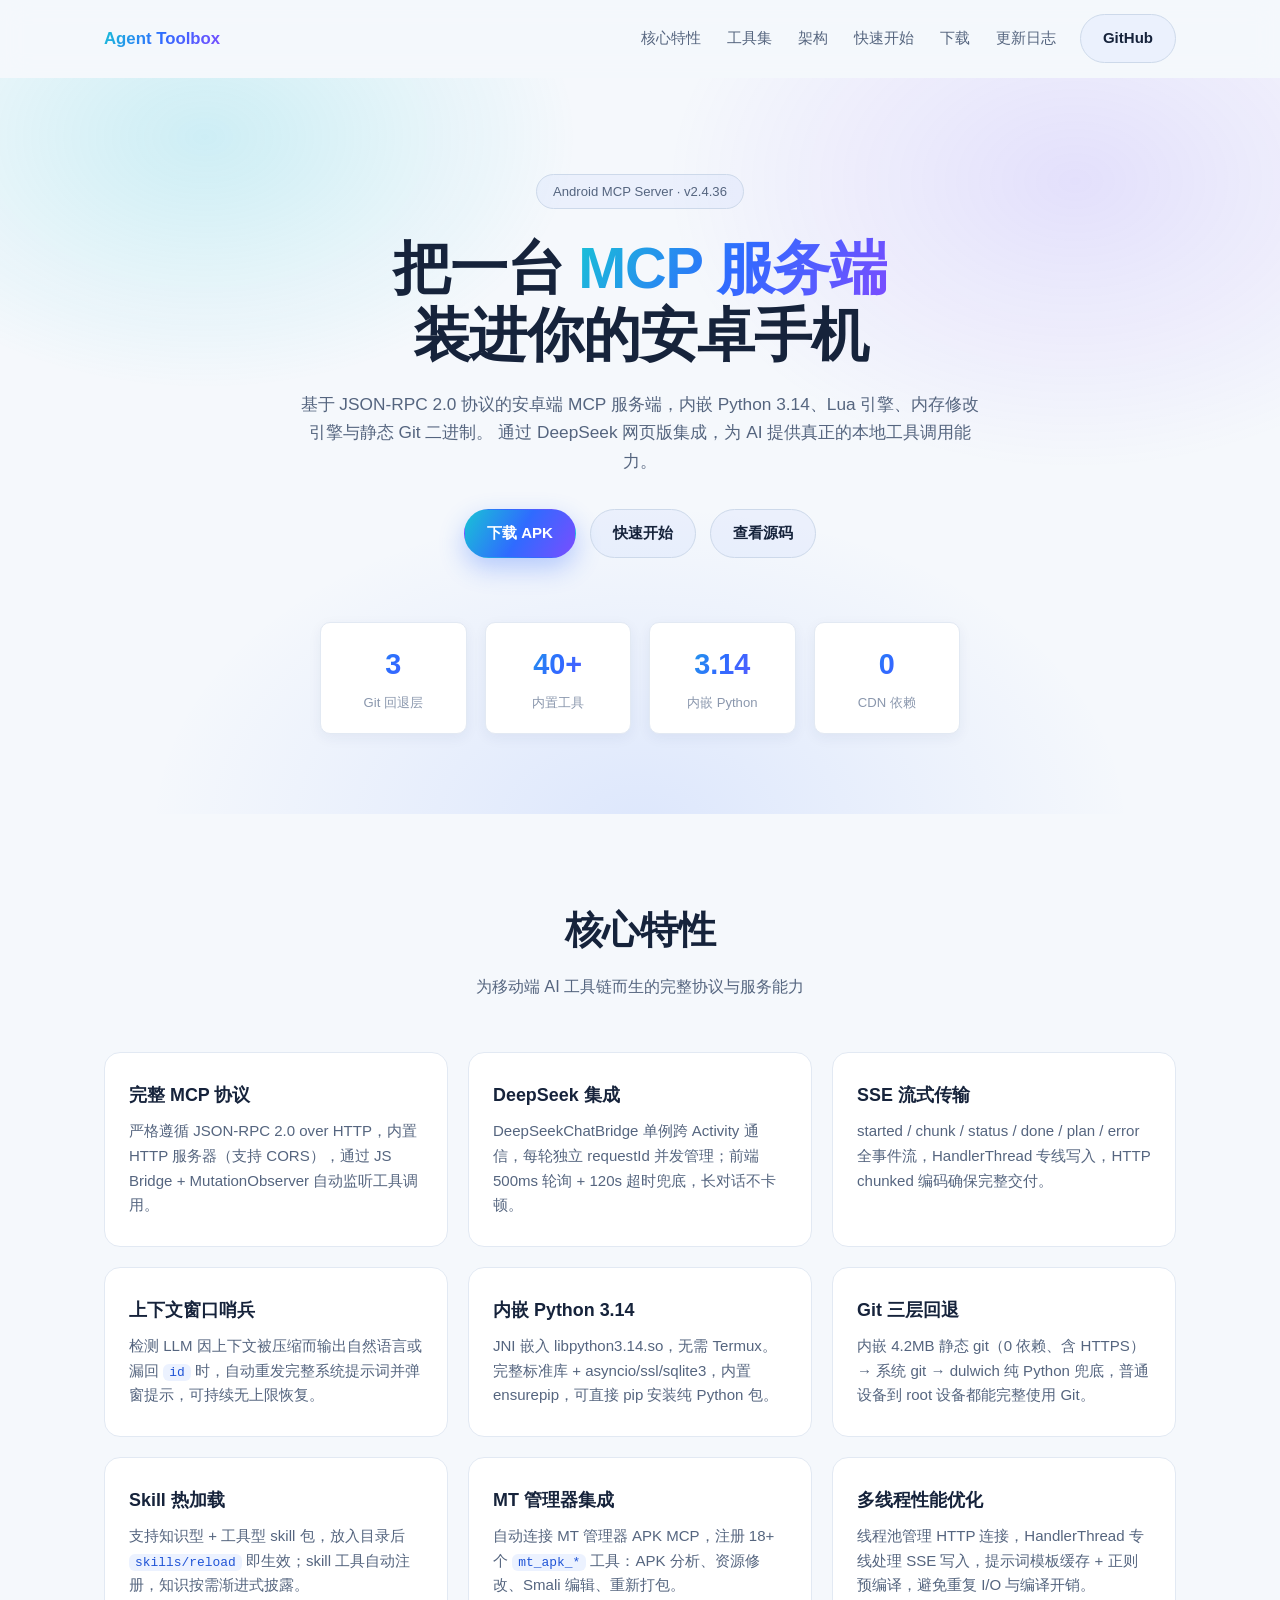
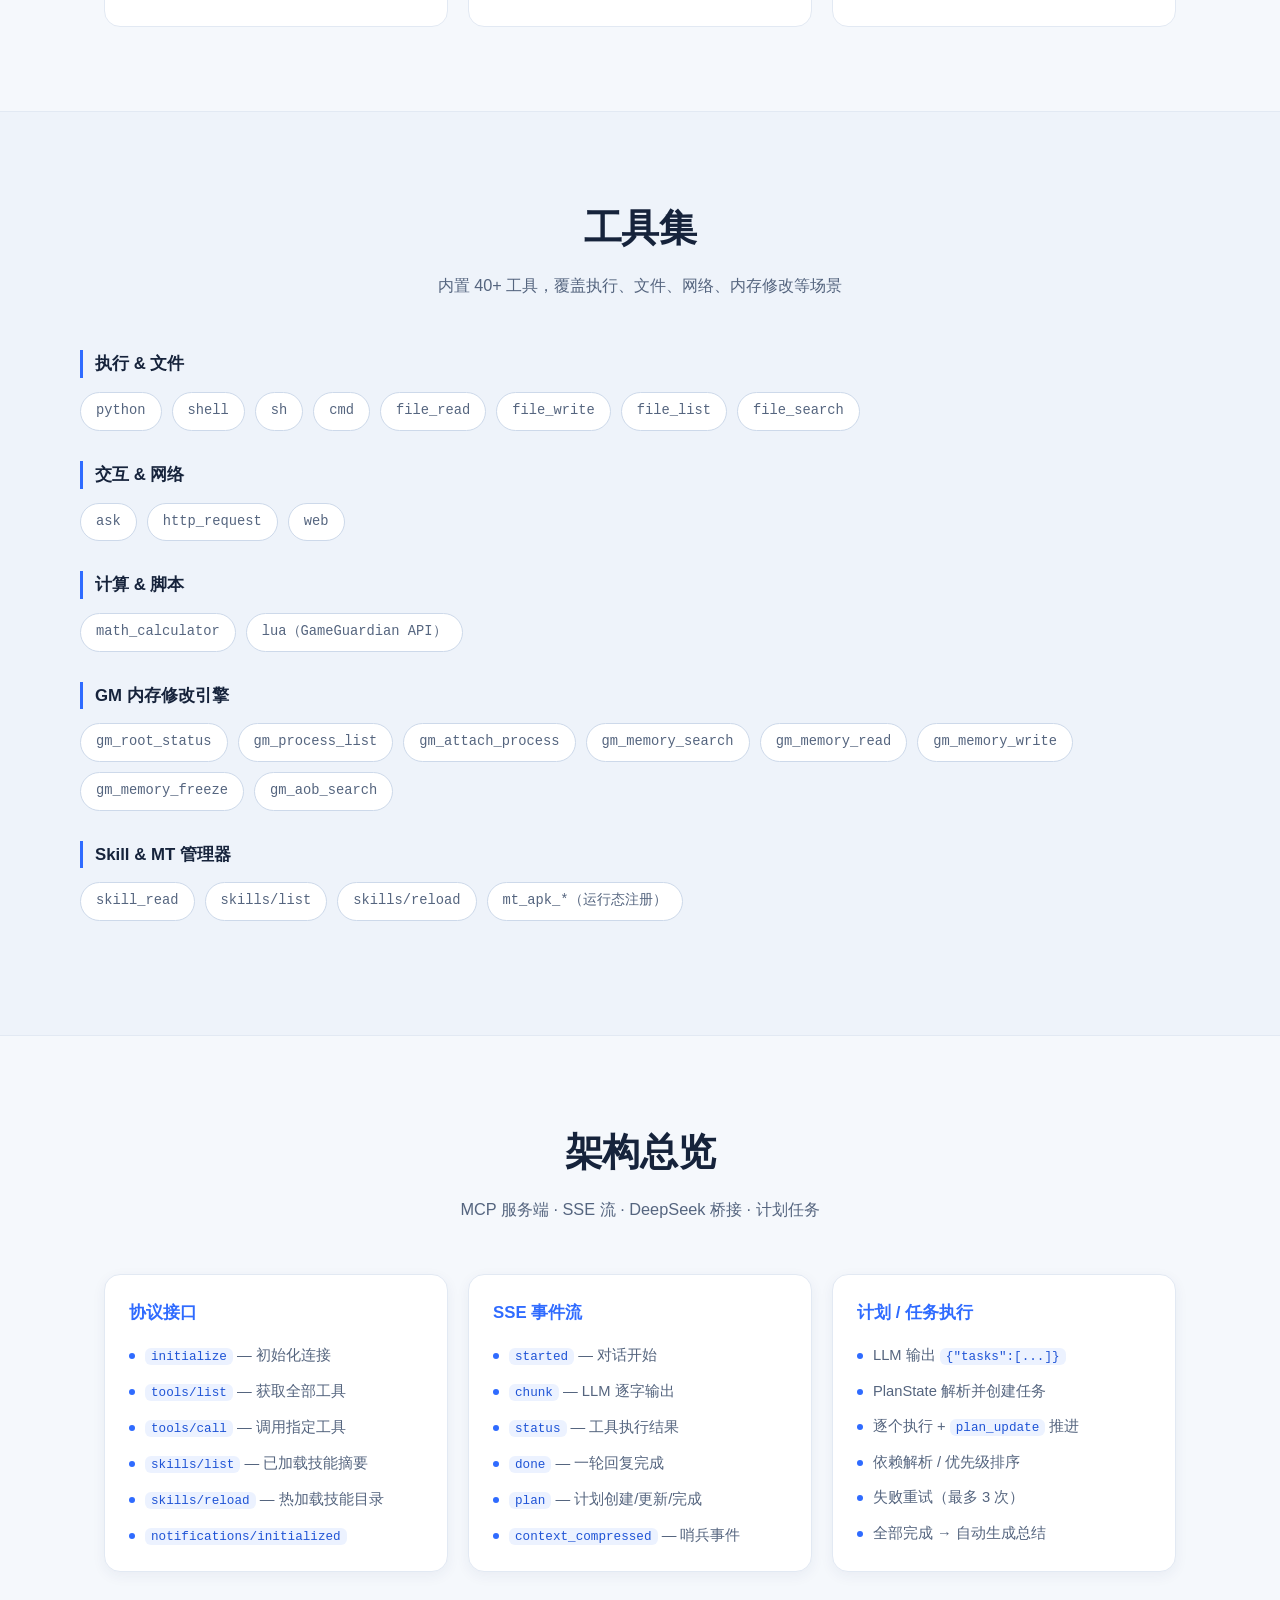
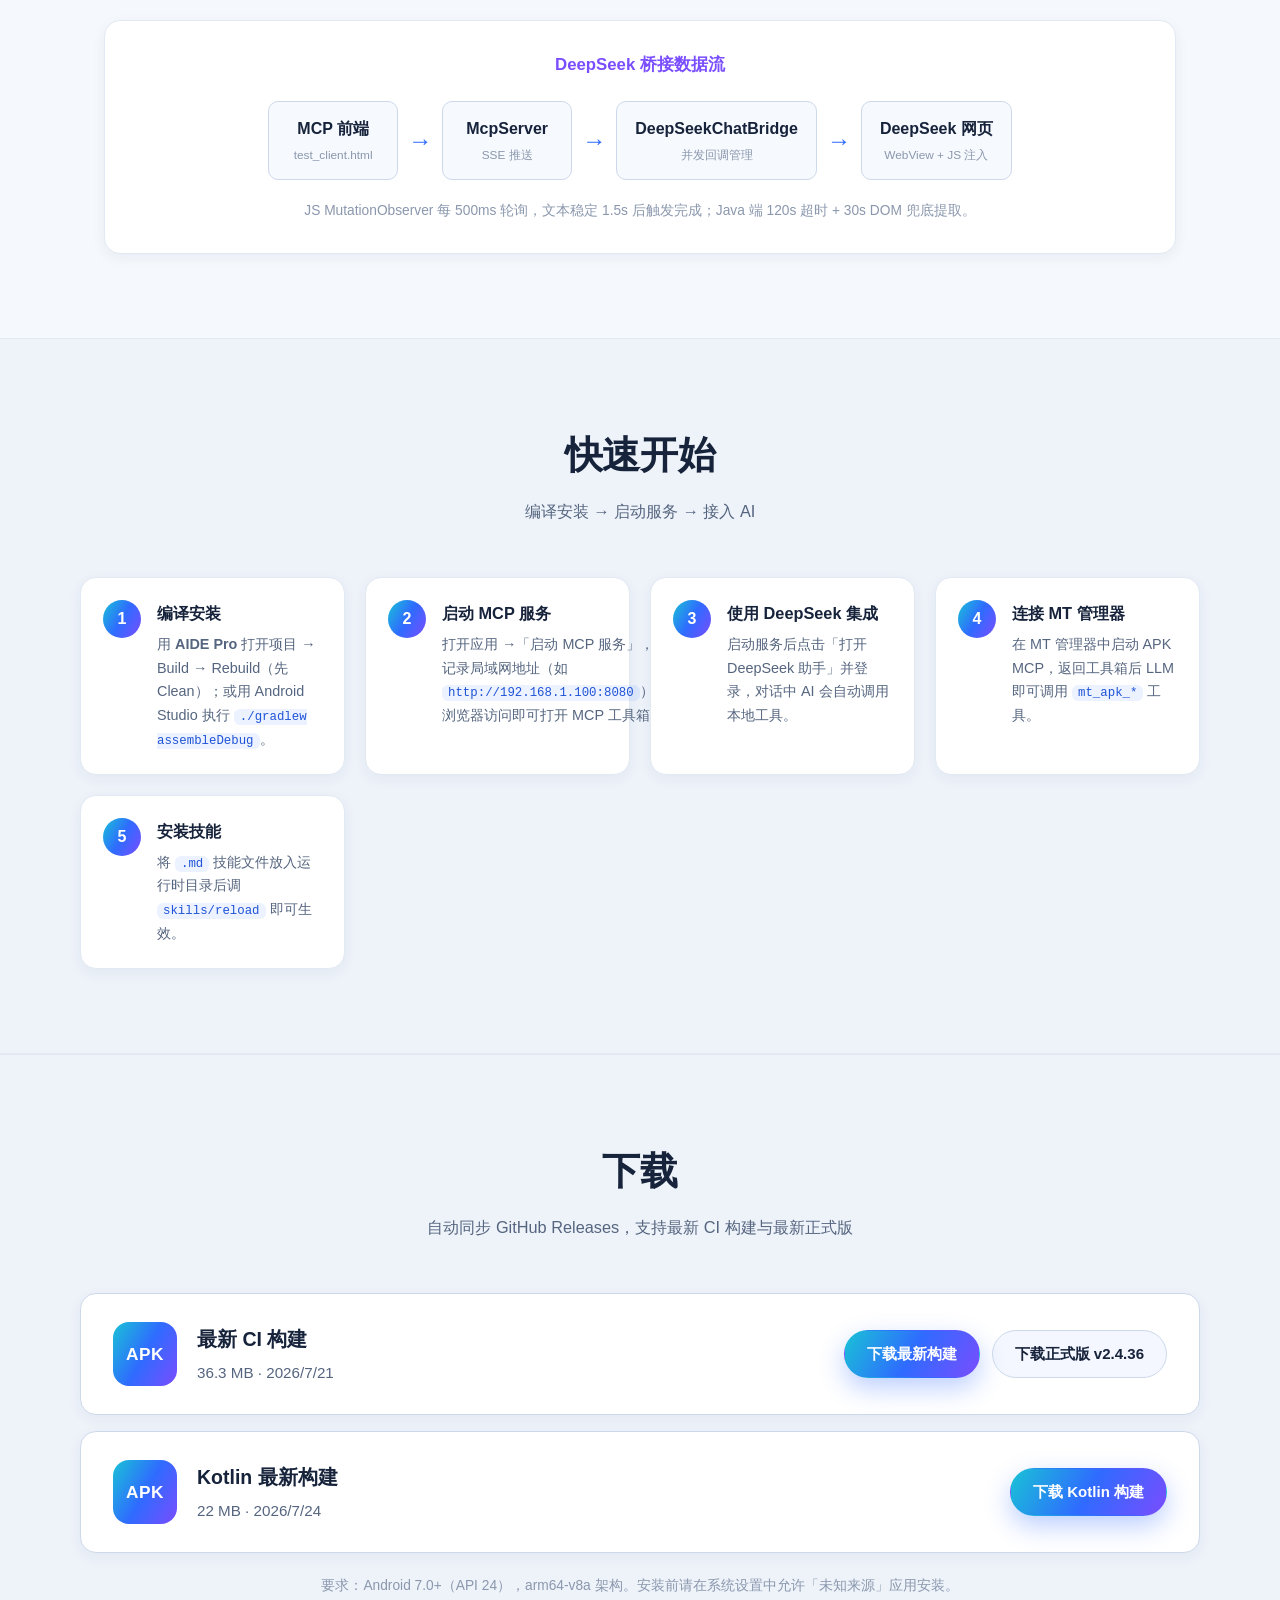
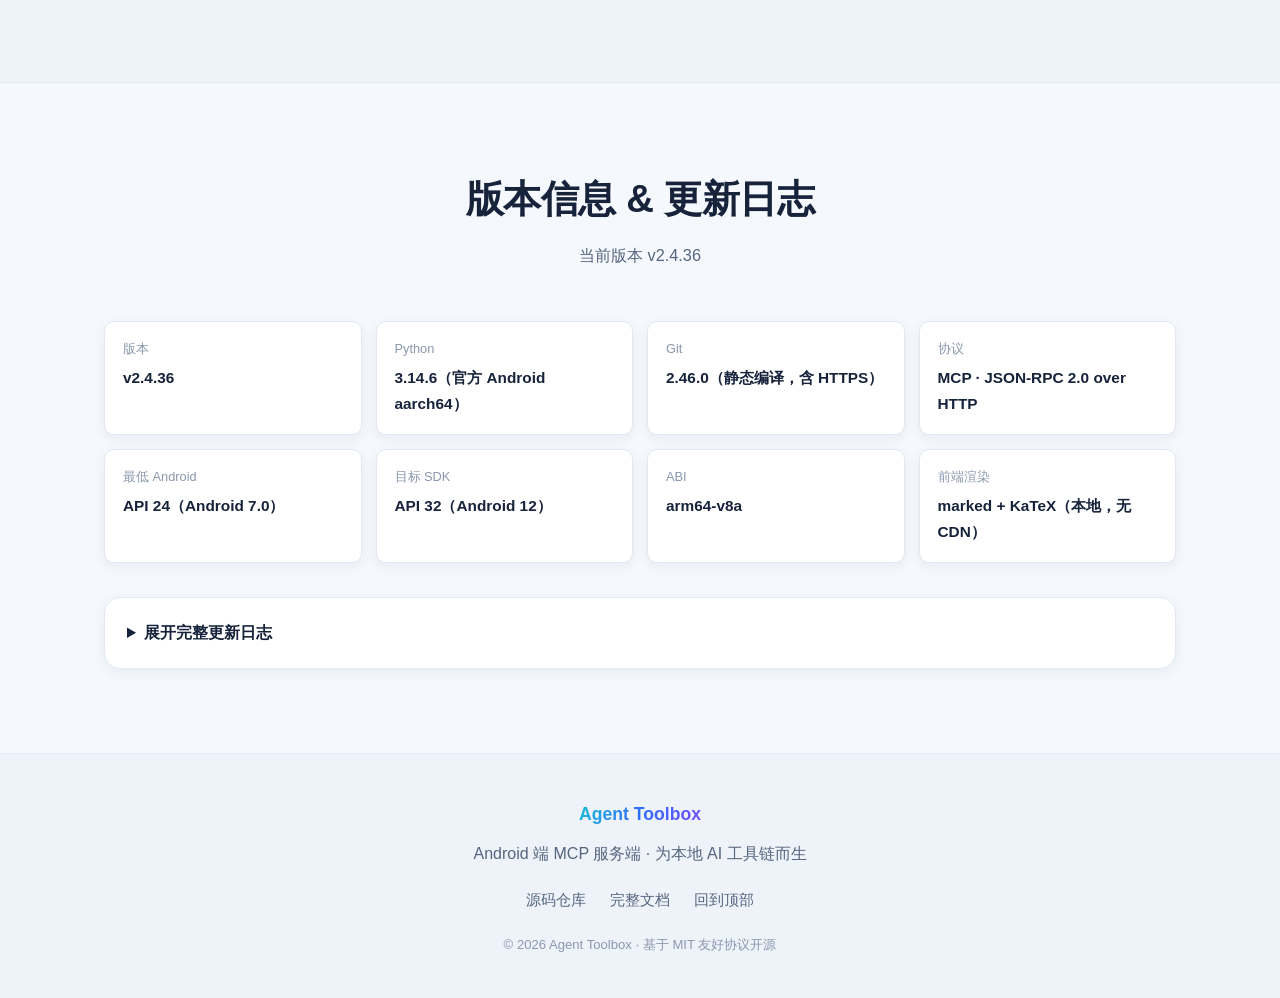
<file: index.html>
<!DOCTYPE html>
<html lang="zh-CN">
<head>
  <meta charset="UTF-8" />
  <meta name="viewport" content="width=device-width, initial-scale=1.0" />
  <title>Agent Toolbox · Android 端 MCP 服务端</title>
  <meta name="description" content="Agent Toolbox —— 基于 Android 的 MCP（Model Context Protocol）服务端，内嵌 Python 3.14、Lua 引擎、内存修改引擎与静态 Git，通过 DeepSeek 网页版为 AI 提供本地工具调用能力。" />
  <link rel="icon" href="assets/favicon.png" />
  <link rel="stylesheet" href="assets/css/style.css" />
</head>
<body>
  <!-- 顶部导航 -->
  <header class="nav" id="nav">
    <div class="nav-inner">
      <a class="brand" href="#top">
        <span class="brand-name">Agent Toolbox</span>
      </a>
      <nav class="nav-links">
        <a href="#features">核心特性</a>
        <a href="#tools">工具集</a>
        <a href="#architecture">架构</a>
        <a href="#start">快速开始</a>
        <a href="#download">下载</a>
        <a href="#changelog">更新日志</a>
      </nav>
      <a class="btn btn-ghost nav-cta" href="https://github.com/Aasdqwe1/agent-toolbox" target="_blank" rel="noopener">GitHub</a>
    </div>
  </header>

  <!-- Hero -->
  <section class="hero" id="top">
    <div class="hero-bg" aria-hidden="true"></div>
    <div class="hero-inner">
      <div class="badge" id="hero-badge">Android MCP Server · v2.4.36</div>
      <h1 class="hero-title">把一台 <span class="grad">MCP 服务端</span><br />装进你的安卓手机</h1>
      <p class="hero-sub">
        基于 JSON-RPC 2.0 协议的安卓端 MCP 服务端，内嵌 Python 3.14、Lua 引擎、内存修改引擎与静态 Git 二进制。
        通过 DeepSeek 网页版集成，为 AI 提供真正的本地工具调用能力。
      </p>
      <div class="hero-actions">
        <a class="btn btn-primary" href="#download">下载 APK</a>
        <a class="btn btn-ghost" href="#start">快速开始</a>
        <a class="btn btn-ghost" href="https://github.com/Aasdqwe1/agent-toolbox" target="_blank" rel="noopener">查看源码</a>
      </div>
      <div class="hero-stats">
        <div class="stat"><span class="stat-num">3</span><span class="stat-label">Git 回退层</span></div>
        <div class="stat"><span class="stat-num">40+</span><span class="stat-label">内置工具</span></div>
        <div class="stat"><span class="stat-num">3.14</span><span class="stat-label">内嵌 Python</span></div>
        <div class="stat"><span class="stat-num">0</span><span class="stat-label">CDN 依赖</span></div>
      </div>
    </div>
  </section>

  <!-- 核心特性 -->
  <section class="section" id="features">
    <div class="section-head">
      <h2 class="section-title">核心特性</h2>
      <p class="section-desc">为移动端 AI 工具链而生的完整协议与服务能力</p>
    </div>
    <div class="grid grid-3">
      <div class="card">
        <h3>完整 MCP 协议</h3>
        <p>严格遵循 JSON-RPC 2.0 over HTTP，内置 HTTP 服务器（支持 CORS），通过 JS Bridge + MutationObserver 自动监听工具调用。</p>
      </div>
      <div class="card">
        <h3>DeepSeek 集成</h3>
        <p>DeepSeekChatBridge 单例跨 Activity 通信，每轮独立 requestId 并发管理；前端 500ms 轮询 + 120s 超时兜底，长对话不卡顿。</p>
      </div>
      <div class="card">
        <h3>SSE 流式传输</h3>
        <p>started / chunk / status / done / plan / error 全事件流，HandlerThread 专线写入，HTTP chunked 编码确保完整交付。</p>
      </div>
      <div class="card">
        <h3>上下文窗口哨兵</h3>
        <p>检测 LLM 因上下文被压缩而输出自然语言或漏回 <code>id</code> 时，自动重发完整系统提示词并弹窗提示，可持续无上限恢复。</p>
      </div>
      <div class="card">
        <h3>内嵌 Python 3.14</h3>
        <p>JNI 嵌入 libpython3.14.so，无需 Termux。完整标准库 + asyncio/ssl/sqlite3，内置 ensurepip，可直接 pip 安装纯 Python 包。</p>
      </div>
      <div class="card">
        <h3>Git 三层回退</h3>
        <p>内嵌 4.2MB 静态 git（0 依赖、含 HTTPS）→ 系统 git → dulwich 纯 Python 兜底，普通设备到 root 设备都能完整使用 Git。</p>
      </div>
      <div class="card">
        <h3>Skill 热加载</h3>
        <p>支持知识型 + 工具型 skill 包，放入目录后 <code>skills/reload</code> 即生效；skill 工具自动注册，知识按需渐进式披露。</p>
      </div>
      <div class="card">
        <h3>MT 管理器集成</h3>
        <p>自动连接 MT 管理器 APK MCP，注册 18+ 个 <code>mt_apk_*</code> 工具：APK 分析、资源修改、Smali 编辑、重新打包。</p>
      </div>
      <div class="card">
        <h3>多线程性能优化</h3>
        <p>线程池管理 HTTP 连接，HandlerThread 专线处理 SSE 写入，提示词模板缓存 + 正则预编译，避免重复 I/O 与编译开销。</p>
      </div>
    </div>
  </section>

  <!-- 工具集 -->
  <section class="section section-alt" id="tools">
    <div class="section-head">
      <h2 class="section-title">工具集</h2>
      <p class="section-desc">内置 40+ 工具，覆盖执行、文件、网络、内存修改等场景</p>
    </div>

    <div class="tool-group">
      <h3 class="group-title">执行 &amp; 文件</h3>
      <div class="chips">
        <span class="chip">python</span><span class="chip">shell</span><span class="chip">sh</span>
        <span class="chip">cmd</span><span class="chip">file_read</span><span class="chip">file_write</span>
        <span class="chip">file_list</span><span class="chip">file_search</span>
      </div>
    </div>
    <div class="tool-group">
      <h3 class="group-title">交互 &amp; 网络</h3>
      <div class="chips">
        <span class="chip">ask</span><span class="chip">http_request</span><span class="chip">web</span>
      </div>
    </div>
    <div class="tool-group">
      <h3 class="group-title">计算 &amp; 脚本</h3>
      <div class="chips">
        <span class="chip">math_calculator</span><span class="chip">lua（GameGuardian API）</span>
      </div>
    </div>
    <div class="tool-group">
      <h3 class="group-title">GM 内存修改引擎</h3>
      <div class="chips">
        <span class="chip">gm_root_status</span><span class="chip">gm_process_list</span>
        <span class="chip">gm_attach_process</span><span class="chip">gm_memory_search</span>
        <span class="chip">gm_memory_read</span><span class="chip">gm_memory_write</span>
        <span class="chip">gm_memory_freeze</span><span class="chip">gm_aob_search</span>
      </div>
    </div>
    <div class="tool-group">
      <h3 class="group-title">Skill &amp; MT 管理器</h3>
      <div class="chips">
        <span class="chip">skill_read</span><span class="chip">skills/list</span>
        <span class="chip">skills/reload</span><span class="chip">mt_apk_*（运行态注册）</span>
      </div>
    </div>
  </section>

  <!-- 架构 -->
  <section class="section" id="architecture">
    <div class="section-head">
      <h2 class="section-title">架构总览</h2>
      <p class="section-desc">MCP 服务端 · SSE 流 · DeepSeek 桥接 · 计划任务</p>
    </div>

    <div class="arch">
      <div class="arch-col">
        <h4>协议接口</h4>
        <ul class="arch-list">
          <li><code>initialize</code> — 初始化连接</li>
          <li><code>tools/list</code> — 获取全部工具</li>
          <li><code>tools/call</code> — 调用指定工具</li>
          <li><code>skills/list</code> — 已加载技能摘要</li>
          <li><code>skills/reload</code> — 热加载技能目录</li>
          <li><code>notifications/initialized</code></li>
        </ul>
      </div>
      <div class="arch-col">
        <h4>SSE 事件流</h4>
        <ul class="arch-list">
          <li><code>started</code> — 对话开始</li>
          <li><code>chunk</code> — LLM 逐字输出</li>
          <li><code>status</code> — 工具执行结果</li>
          <li><code>done</code> — 一轮回复完成</li>
          <li><code>plan</code> — 计划创建/更新/完成</li>
          <li><code>context_compressed</code> — 哨兵事件</li>
        </ul>
      </div>
      <div class="arch-col">
        <h4>计划 / 任务执行</h4>
        <ul class="arch-list">
          <li>LLM 输出 <code>{"tasks":[...]}</code></li>
          <li>PlanState 解析并创建任务</li>
          <li>逐个执行 + <code>plan_update</code> 推进</li>
          <li>依赖解析 / 优先级排序</li>
          <li>失败重试（最多 3 次）</li>
          <li>全部完成 → 自动生成总结</li>
        </ul>
      </div>
    </div>

    <div class="flow">
      <h4 class="flow-title">DeepSeek 桥接数据流</h4>
      <div class="flow-track">
        <div class="flow-node">MCP 前端<br /><small>test_client.html</small></div>
        <div class="flow-arrow">&rarr;</div>
        <div class="flow-node">McpServer<br /><small>SSE 推送</small></div>
        <div class="flow-arrow">&rarr;</div>
        <div class="flow-node">DeepSeekChatBridge<br /><small>并发回调管理</small></div>
        <div class="flow-arrow">&rarr;</div>
        <div class="flow-node">DeepSeek 网页<br /><small>WebView + JS 注入</small></div>
      </div>
      <p class="flow-note">JS MutationObserver 每 500ms 轮询，文本稳定 1.5s 后触发完成；Java 端 120s 超时 + 30s DOM 兜底提取。</p>
    </div>
  </section>

  <!-- 快速开始 -->
  <section class="section section-alt" id="start">
    <div class="section-head">
      <h2 class="section-title">快速开始</h2>
      <p class="section-desc">编译安装 → 启动服务 → 接入 AI</p>
    </div>
    <div class="steps">
      <div class="step">
        <div class="step-no">1</div>
        <div class="step-body">
          <h4>编译安装</h4>
          <p>用 <strong>AIDE Pro</strong> 打开项目 → Build → Rebuild（先 Clean）；或用 Android Studio 执行 <code>./gradlew assembleDebug</code>。</p>
        </div>
      </div>
      <div class="step">
        <div class="step-no">2</div>
        <div class="step-body">
          <h4>启动 MCP 服务</h4>
          <p>打开应用 →「启动 MCP 服务」，记录局域网地址（如 <code>http://192.168.1.100:8080</code>），浏览器访问即可打开 MCP 工具箱。</p>
        </div>
      </div>
      <div class="step">
        <div class="step-no">3</div>
        <div class="step-body">
          <h4>使用 DeepSeek 集成</h4>
          <p>启动服务后点击「打开 DeepSeek 助手」并登录，对话中 AI 会自动调用本地工具。</p>
        </div>
      </div>
      <div class="step">
        <div class="step-no">4</div>
        <div class="step-body">
          <h4>连接 MT 管理器</h4>
          <p>在 MT 管理器中启动 APK MCP，返回工具箱后 LLM 即可调用 <code>mt_apk_*</code> 工具。</p>
        </div>
      </div>
      <div class="step">
        <div class="step-no">5</div>
        <div class="step-body">
          <h4>安装技能</h4>
          <p>将 <code>.md</code> 技能文件放入运行时目录后调 <code>skills/reload</code> 即可生效。</p>
        </div>
      </div>
    </div>
  </section>

  <!-- 下载 -->
  <section class="section section-alt" id="download">
    <div class="section-head">
      <h2 class="section-title">下载</h2>
      <p class="section-desc">自动同步 GitHub Releases，支持最新 CI 构建与最新正式版</p>
    </div>
    <div class="download-card" id="download-card">
      <div class="dl-main">
        <div class="dl-badge">APK</div>
        <div class="dl-info">
          <h3 id="dl-title">最新 CI 构建</h3>
          <p id="dl-meta" class="dl-meta">正在获取构建信息…</p>
        </div>
      </div>
      <div class="dl-actions">
        <a id="dl-btn" class="btn btn-primary" href="https://github.com/Aasdqwe1/agent-toolbox/releases" rel="noopener">下载最新构建</a>
        <a id="dl-stable-btn" class="btn btn-ghost" href="https://github.com/Aasdqwe1/agent-toolbox/releases" target="_blank" rel="noopener">下载正式版</a>
      </div>
    </div>
    </div>
    <div class="download-card" id="kotlin-download-card" style="margin-top:16px">
      <div class="dl-main">
        <div class="dl-badge">APK</div>
        <div class="dl-info">
          <h3 id="kotlin-dl-title">Kotlin 最新构建</h3>
          <p id="kotlin-dl-meta" class="dl-meta">加载中…</p>
        </div>
      </div>
      <div class="dl-actions">
        <a id="kotlin-dl-btn" class="btn btn-primary" href="https://github.com/Aasdqwe1/agent-toolbox/releases/download/kotlin-latest-build/app-debug.apk" rel="noopener" download>下载 Kotlin 构建</a>
      </div>
    </div>

    
    <p class="dl-note">要求：Android 7.0+（API 24），arm64-v8a 架构。安装前请在系统设置中允许「未知来源」应用安装。</p>
  </section>

  <!-- 更新日志 -->
  <section class="section" id="changelog">
    <div class="section-head">
      <h2 class="section-title">版本信息 &amp; 更新日志</h2>
      <p class="section-desc" id="changelog-desc">当前版本 v2.4.36</p>
    </div>
    <div class="meta-grid">
      <div class="meta-item"><span>版本</span><strong id="version-value">v2.4.36</strong></div>
      <div class="meta-item"><span>Python</span><strong>3.14.6（官方 Android aarch64）</strong></div>
      <div class="meta-item"><span>Git</span><strong>2.46.0（静态编译，含 HTTPS）</strong></div>
      <div class="meta-item"><span>协议</span><strong>MCP · JSON-RPC 2.0 over HTTP</strong></div>
      <div class="meta-item"><span>最低 Android</span><strong>API 24（Android 7.0）</strong></div>
      <div class="meta-item"><span>目标 SDK</span><strong>API 32（Android 12）</strong></div>
      <div class="meta-item"><span>ABI</span><strong>arm64-v8a</strong></div>
      <div class="meta-item"><span>前端渲染</span><strong>marked + KaTeX（本地，无 CDN）</strong></div>
    </div>

    <details class="log">
      <summary>展开完整更新日志</summary>
      <ul class="log-list">
        <li><b>v2.4.36</b> — 当前最新正式版（v2.4.10 ~ v2.4.36 为持续迭代与稳定性改进，详见 <a href="https://github.com/Aasdqwe1/agent-toolbox/releases" target="_blank" rel="noopener">GitHub Releases</a>）。</li>
        <li><b>v2.4.9</b> — 修复 git clone DNS 解析失败（curl 启用 c-ares，新增 GIT_DNS_SERVERS）。</li>
        <li><b>v2.4.8</b> — 修复 git clone HTTPS 失败（新增 git-remote-https helper 静态编译）。</li>
        <li><b>v2.4.7</b> — 修复 Android 14+ TLS 段对齐报错（PT_TLS p_align 8→64）。</li>
        <li><b>v2.4.6</b> — 复合 shell 命令中的 git 调用支持（注入 shell 函数）。</li>
        <li><b>v2.4.5</b> — 修复 SELinux 导致 git 二进制不可执行（改以 jniLibs/libgit.so 打包）。</li>
        <li><b>v2.4.4</b> — Python 工具内 subprocess 调用 git 支持。</li>
        <li><b>v2.4.0</b> — Git 三层集成 + 静态二进制编译。</li>
        <li><b>v2.3.0</b> — 前端对话流修复 + ask 工具体验优化。</li>
        <li><b>v2.1.8</b> — SSE 流式传输修复 + 纯文本回复兼容。</li>
        <li><b>v2.1.7</b> — 多线程优化 + 聊天桥接清理 + 可拖动悬浮按钮。</li>
        <li><b>v2.1.0</b> — Skill 子系统 + MT 集成 + UI 翻新。</li>
        <li><b>v2.0.0</b> — Python 3.14 内嵌重构（JNI 模式，无需 Termux）。</li>
        <li><b>v1.0.0</b> — 初始版本：MCP 服务端 + DeepSeek 集成 + 4 个内置工具。</li>
      </ul>
    </details>
  </section>

  <!-- 页脚 -->
  <footer class="footer">
    <div class="footer-inner">
      <div class="footer-brand">
        <span class="brand-name">Agent Toolbox</span>
      </div>
      <p class="footer-note">Android 端 MCP 服务端 · 为本地 AI 工具链而生</p>
      <div class="footer-links">
        <a href="https://github.com/Aasdqwe1/agent-toolbox" target="_blank" rel="noopener">源码仓库</a>
        <a href="https://github.com/Aasdqwe1/agent-toolbox#readme" target="_blank" rel="noopener">完整文档</a>
        <a href="#top">回到顶部</a>
      </div>
      <p class="footer-copy">© <span id="year"></span> Agent Toolbox · 基于 MIT 友好协议开源</p>
    </div>
  </footer>

  <script src="assets/js/main.js"></script>
</body>
</html>
</file>
<file: assets/css/style.css>
/* ===== 基础变量（浅色 · 冷色调色板） ===== */
:root {
  --bg: #f5f8fc;
  --bg-alt: #eef3fa;
  --surface: #ffffff;
  --surface-2: #f6f9fe;
  --border: #e2e9f3;
  --border-strong: #cdd9ea;
  --text: #16233b;
  --text-dim: #55657f;
  --text-faint: #8a97ad;
  --cyan: #15a9c0;
  --blue: #2f6bff;
  --purple: #7a4dff;
  --grad: linear-gradient(120deg, #19c2d6 0%, #2f6bff 50%, #7a4dff 100%);
  --radius: 16px;
  --radius-sm: 10px;
  --maxw: 1120px;
  --shadow: 0 12px 32px rgba(28, 58, 110, 0.10);
  --shadow-sm: 0 4px 14px rgba(28, 58, 110, 0.06);
}

* { box-sizing: border-box; margin: 0; padding: 0; }

html { scroll-behavior: smooth; scroll-padding-top: 76px; }

body {
  font-family: -apple-system, BlinkMacSystemFont, "Segoe UI", "PingFang SC",
    "Hiragino Sans GB", "Microsoft YaHei", "Helvetica Neue", Arial, sans-serif;
  background: var(--bg);
  color: var(--text);
  line-height: 1.65;
  -webkit-font-smoothing: antialiased;
}

a { color: inherit; text-decoration: none; }
code {
  font-family: "JetBrains Mono", "Fira Code", Consolas, monospace;
  background: rgba(47, 107, 255, 0.09);
  color: #1f54d6;
  padding: 1px 6px;
  border-radius: 6px;
  font-size: 0.86em;
}

/* ===== 导航 ===== */
.nav {
  position: sticky;
  top: 0;
  z-index: 50;
  backdrop-filter: blur(14px);
  background: rgba(245, 248, 252, 0.82);
  border-bottom: 1px solid transparent;
  transition: border-color 0.25s, background 0.25s;
}
.nav.scrolled { border-bottom-color: var(--border); }
.nav-inner {
  max-width: var(--maxw);
  margin: 0 auto;
  padding: 14px 24px;
  display: flex;
  align-items: center;
  gap: 20px;
}
.brand { display: flex; align-items: center; gap: 10px; font-weight: 700; font-size: 1.05rem; }
.brand-name { background: var(--grad); -webkit-background-clip: text; background-clip: text; -webkit-text-fill-color: transparent; }
.nav-links { display: flex; gap: 26px; margin-left: auto; }
.nav-links a { color: var(--text-dim); font-size: 0.94rem; transition: color 0.2s; }
.nav-links a:hover { color: var(--blue); }
.nav-cta { margin-left: 4px; }

/* ===== 按钮 ===== */
.btn {
  display: inline-flex;
  align-items: center;
  justify-content: center;
  padding: 11px 22px;
  border-radius: 999px;
  font-weight: 600;
  font-size: 0.94rem;
  cursor: pointer;
  transition: transform 0.18s, box-shadow 0.18s, background 0.2s, border-color 0.2s;
  border: 1px solid transparent;
}
.btn-primary { background: var(--grad); color: #fff; box-shadow: 0 10px 26px rgba(47, 107, 255, 0.32); }
.btn-primary:hover { transform: translateY(-2px); box-shadow: 0 14px 34px rgba(47, 107, 255, 0.42); }
.btn-ghost { background: rgba(47, 107, 255, 0.05); border-color: var(--border-strong); color: var(--text); }
.btn-ghost:hover { background: rgba(47, 107, 255, 0.1); border-color: var(--blue); color: var(--blue); }

/* ===== Hero ===== */
.hero { position: relative; overflow: hidden; }
.hero-bg {
  position: absolute;
  inset: 0;
  background:
    radial-gradient(620px 420px at 16% 8%, rgba(25, 194, 214, 0.18), transparent 60%),
    radial-gradient(680px 480px at 84% 14%, rgba(122, 77, 255, 0.14), transparent 60%),
    radial-gradient(820px 540px at 50% 102%, rgba(47, 107, 255, 0.12), transparent 60%);
  pointer-events: none;
}
.hero-inner {
  position: relative;
  max-width: var(--maxw);
  margin: 0 auto;
  padding: 96px 24px 80px;
  text-align: center;
}
.badge {
  display: inline-block;
  padding: 6px 16px;
  border: 1px solid var(--border-strong);
  border-radius: 999px;
  font-size: 0.82rem;
  color: var(--text-dim);
  background: rgba(47, 107, 255, 0.05);
  margin-bottom: 26px;
}
.hero-title {
  font-size: clamp(2.2rem, 5vw, 3.6rem);
  line-height: 1.15;
  font-weight: 800;
  letter-spacing: -0.02em;
}
.grad { background: var(--grad); -webkit-background-clip: text; background-clip: text; -webkit-text-fill-color: transparent; }
.hero-sub {
  max-width: 680px;
  margin: 22px auto 0;
  color: var(--text-dim);
  font-size: 1.08rem;
}
.hero-actions { display: flex; gap: 14px; justify-content: center; margin-top: 34px; flex-wrap: wrap; }
.hero-stats {
  display: grid;
  grid-template-columns: repeat(4, 1fr);
  gap: 18px;
  max-width: 640px;
  margin: 64px auto 0;
}
.stat { padding: 18px 10px; background: var(--surface); border: 1px solid var(--border); border-radius: var(--radius-sm); box-shadow: var(--shadow-sm); }
.stat-num { display: block; font-size: 1.8rem; font-weight: 800; background: var(--grad); -webkit-background-clip: text; background-clip: text; -webkit-text-fill-color: transparent; }
.stat-label { font-size: 0.82rem; color: var(--text-faint); }

/* ===== 区块 ===== */
.section { max-width: var(--maxw); margin: 0 auto; padding: 84px 24px; }
.section-alt { max-width: none; background: var(--bg-alt); border-top: 1px solid var(--border); border-bottom: 1px solid var(--border); }
.section-alt > * { max-width: var(--maxw); margin-left: auto; margin-right: auto; }
.section-head { text-align: center; margin-bottom: 52px; }
.section-title { font-size: clamp(1.7rem, 3.5vw, 2.4rem); font-weight: 800; letter-spacing: -0.01em; }
.section-desc { color: var(--text-dim); margin-top: 12px; font-size: 1.02rem; }

/* ===== 卡片网格 ===== */
.grid { display: grid; gap: 20px; }
.grid-3 { grid-template-columns: repeat(3, 1fr); }
.card {
  position: relative;
  overflow: hidden;
  background: var(--surface);
  border: 1px solid var(--border);
  border-radius: var(--radius);
  padding: 28px 24px;
  transition: transform 0.2s, border-color 0.2s, box-shadow 0.2s;
}
.card::before {
  content: "";
  position: absolute;
  top: 0; left: 0; right: 0;
  height: 3px;
  background: var(--grad);
  transform: scaleX(0);
  transform-origin: left;
  transition: transform 0.28s ease;
}
.card:hover { transform: translateY(-4px); border-color: rgba(47, 107, 255, 0.45); box-shadow: var(--shadow); }
.card:hover::before { transform: scaleX(1); }
.card h3 { font-size: 1.12rem; margin-bottom: 8px; color: var(--text); }
.card p { color: var(--text-dim); font-size: 0.94rem; }

/* ===== 工具集 chips ===== */
.tool-group { margin-bottom: 30px; }
.group-title { font-size: 1.05rem; margin-bottom: 14px; color: var(--text); padding-left: 12px; border-left: 3px solid var(--blue); }
.chips { display: flex; flex-wrap: wrap; gap: 10px; }
.chip {
  padding: 7px 15px;
  border: 1px solid var(--border-strong);
  border-radius: 999px;
  background: var(--surface);
  font-size: 0.86rem;
  color: var(--text-dim);
  font-family: "JetBrains Mono", Consolas, monospace;
  transition: border-color 0.2s, color 0.2s, background 0.2s;
}
.chip:hover { border-color: var(--blue); color: var(--blue); background: rgba(47, 107, 255, 0.06); }

/* ===== 架构 ===== */
.arch { display: grid; grid-template-columns: repeat(3, 1fr); gap: 20px; margin-bottom: 48px; }
.arch-col { background: var(--surface); border: 1px solid var(--border); border-radius: var(--radius); padding: 24px; box-shadow: var(--shadow-sm); }
.arch-col h4 { font-size: 1.05rem; margin-bottom: 16px; color: var(--blue); }
.arch-list { list-style: none; display: flex; flex-direction: column; gap: 11px; }
.arch-list li { color: var(--text-dim); font-size: 0.92rem; padding-left: 16px; position: relative; }
.arch-list li::before { content: ""; position: absolute; left: 0; top: 10px; width: 6px; height: 6px; border-radius: 50%; background: var(--blue); }

.flow { background: var(--surface); border: 1px solid var(--border); border-radius: var(--radius); padding: 30px 24px; box-shadow: var(--shadow-sm); }
.flow-title { font-size: 1.05rem; margin-bottom: 22px; color: var(--purple); text-align: center; }
.flow-track { display: flex; align-items: center; justify-content: center; gap: 10px; flex-wrap: wrap; }
.flow-node {
  background: var(--surface-2);
  border: 1px solid var(--border-strong);
  border-radius: var(--radius-sm);
  padding: 14px 18px;
  text-align: center;
  font-weight: 600;
  min-width: 130px;
}
.flow-node small { display: block; font-weight: 400; color: var(--text-faint); font-size: 0.74rem; margin-top: 3px; }
.flow-arrow { color: var(--blue); font-size: 1.5rem; line-height: 1; }
.flow-note { text-align: center; color: var(--text-faint); font-size: 0.86rem; margin-top: 20px; }

/* ===== 步骤 ===== */
.steps { display: grid; grid-template-columns: repeat(auto-fit, minmax(260px, 1fr)); gap: 20px; }
.step { display: flex; gap: 16px; background: var(--surface); border: 1px solid var(--border); border-radius: var(--radius); padding: 22px; box-shadow: var(--shadow-sm); }
.step-no {
  flex: 0 0 38px;
  width: 38px; height: 38px;
  border-radius: 50%;
  background: var(--grad);
  color: #fff;
  font-weight: 800;
  display: flex; align-items: center; justify-content: center;
}
.step-body h4 { font-size: 1.02rem; margin-bottom: 6px; color: var(--text); }
.step-body p { color: var(--text-dim); font-size: 0.9rem; }

/* ===== 元信息 / 日志 ===== */
.meta-grid { display: grid; grid-template-columns: repeat(auto-fit, minmax(220px, 1fr)); gap: 14px; margin-bottom: 34px; }
.meta-item { background: var(--surface); border: 1px solid var(--border); border-radius: var(--radius-sm); padding: 16px 18px; box-shadow: var(--shadow-sm); }
.meta-item span { display: block; color: var(--text-faint); font-size: 0.8rem; margin-bottom: 6px; }
.meta-item strong { font-size: 0.96rem; font-weight: 700; color: var(--text); }
.log { background: var(--surface); border: 1px solid var(--border); border-radius: var(--radius); padding: 8px 22px; box-shadow: var(--shadow-sm); }
.log summary { cursor: pointer; padding: 14px 0; font-weight: 600; color: var(--text); }
.log summary:hover { color: var(--blue); }
.log-list { list-style: none; padding: 6px 0 18px; display: flex; flex-direction: column; gap: 10px; }
.log-list li { color: var(--text-dim); font-size: 0.9rem; padding-left: 14px; border-left: 2px solid var(--border-strong); }
.log-list b { color: var(--blue); }

/* ===== 页脚 ===== */
.footer { border-top: 1px solid var(--border); background: var(--bg-alt); }
.footer-inner { max-width: var(--maxw); margin: 0 auto; padding: 46px 24px; text-align: center; }
.footer-brand { display: inline-flex; align-items: center; gap: 10px; font-weight: 700; font-size: 1.1rem; }
.footer-note { color: var(--text-dim); margin: 12px 0 20px; }
.footer-links { display: flex; gap: 24px; justify-content: center; flex-wrap: wrap; }
.footer-links a { color: var(--text-dim); font-size: 0.92rem; transition: color 0.2s; }
.footer-links a:hover { color: var(--blue); }
.footer-copy { color: var(--text-faint); font-size: 0.82rem; margin-top: 22px; }

/* ===== 下载 ===== */
.download-card {
  display: flex;
  align-items: center;
  justify-content: space-between;
  flex-wrap: wrap;
  gap: 24px;
  background: var(--surface);
  border: 1px solid var(--border-strong);
  border-radius: var(--radius);
  padding: 28px 32px;
  box-shadow: var(--shadow-sm);
}
.dl-main { display: flex; align-items: center; gap: 20px; }
.dl-badge {
  flex: 0 0 auto;
  width: 64px; height: 64px;
  border-radius: 16px;
  background: var(--grad);
  color: #fff;
  font-weight: 800;
  font-size: 1.08rem;
  letter-spacing: 0.5px;
  display: flex; align-items: center; justify-content: center;
}
.dl-info h3 { font-size: 1.22rem; color: var(--text); }
.dl-meta { color: var(--text-dim); font-size: 0.95rem; margin-top: 5px; }
.dl-actions { display: flex; gap: 12px; flex-wrap: wrap; }
.dl-note { text-align: center; color: var(--text-faint); font-size: 0.86rem; margin-top: 22px; }
@media (max-width: 560px) {
  .download-card { flex-direction: column; align-items: stretch; text-align: center; }
  .dl-main { justify-content: center; }
  .dl-actions { justify-content: center; }
  .dl-actions .btn { flex: 1 1 auto; }
}

/* ===== 404 ===== */
.nf { min-height: 70vh; display: flex; flex-direction: column; align-items: center; justify-content: center; text-align: center; gap: 18px; }
.nf h1 { font-size: 4rem; background: var(--grad); -webkit-background-clip: text; background-clip: text; -webkit-text-fill-color: transparent; }

/* ===== 响应式 ===== */
@media (max-width: 880px) {
  .grid-3 { grid-template-columns: repeat(2, 1fr); }
  .arch { grid-template-columns: 1fr; }
  .nav-links { display: none; }
  .hero-stats { grid-template-columns: repeat(2, 1fr); }
}
@media (max-width: 560px) {
  .grid-3 { grid-template-columns: 1fr; }
  .hero-inner { padding: 70px 20px 60px; }
  .section { padding: 64px 20px; }
  .flow-track { flex-direction: column; }
  .flow-arrow { transform: rotate(90deg); }
}
</file>
